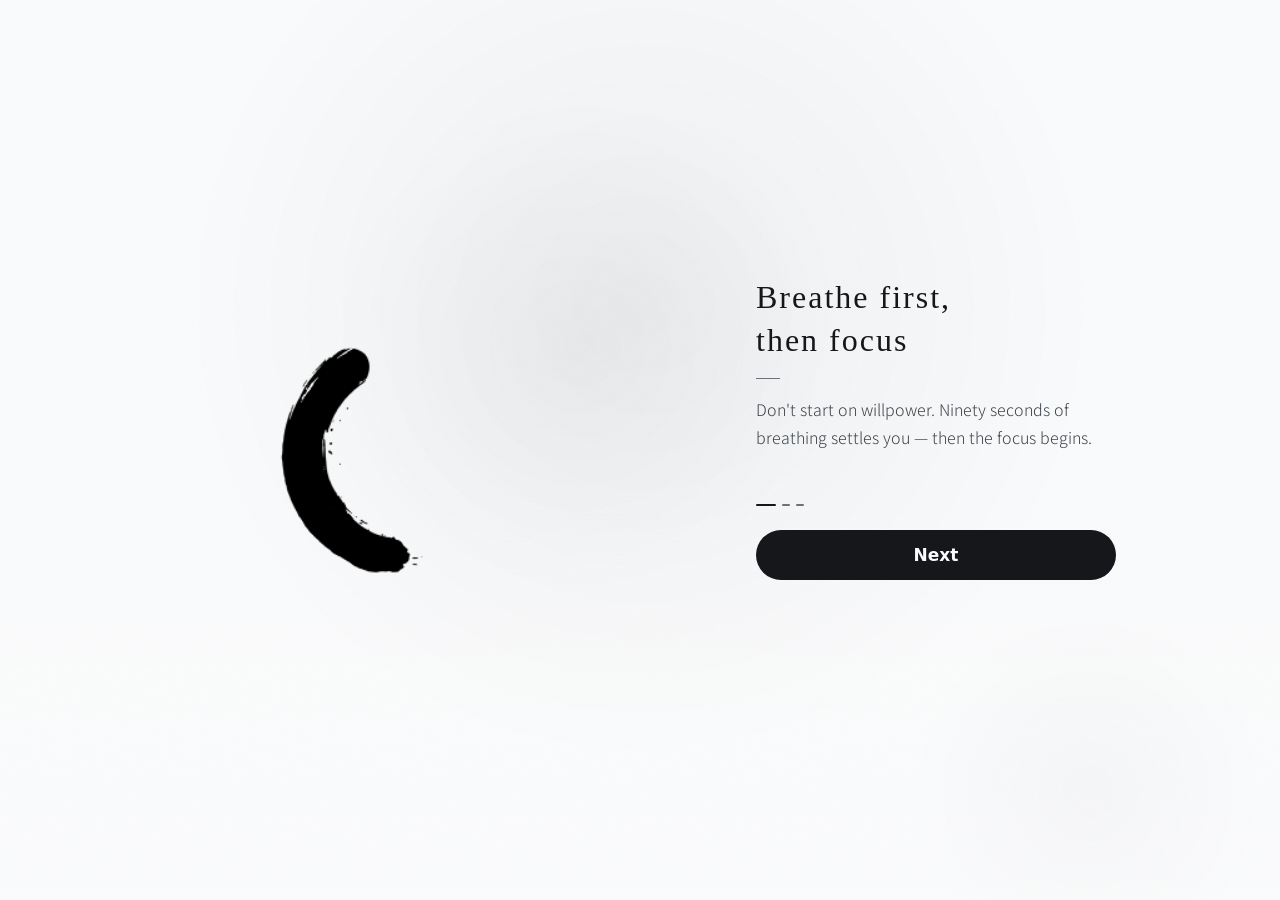
<file: index.html>
<!doctype html>
<html lang="ja">
  <head>
    <meta charset="UTF-8" />
    <meta name="viewport" content="width=device-width, initial-scale=1.0" />
    <meta name="theme-color" content="#050506" />
    <!-- アプリの顔（D85）— タブと予備画面とホーム追加のアイコン。正本は assets/appicon.png -->
    <link rel="icon" type="image/png" href="/icon-192.png" />
    <link rel="apple-touch-icon" href="/apple-touch-icon.png" />
    <link rel="manifest" href="/manifest.webmanifest" />
    <title>ZENnoMA</title>
    <style>
      /* スプラッシュ（D123）— JSを読み込むあいだ、白い画面を出さない。
         この時点ではまだ外観の設定を読めない（applyAppearance は main.tsx の中で動く）ので、
         端末の明暗にだけ従う。明るいときは paper、暗いときは sumi の地
         （既定の外観は「端末に合わせる」で、暗い端末では sumi が選ばれる — settings.ts）。
         消すのは main.tsx（React が最初の描画を終えたあと） */
      #splash {
        position: fixed;
        inset: 0;
        z-index: 100;
        display: flex;
        align-items: center;
        justify-content: center;
        background: #f7f4ee;
        transition: opacity 0.4s ease-out;
      }
      @media (prefers-color-scheme: dark) {
        #splash {
          background: #050506; /* sumi/dark の --bg。theme-color とも同じ値 */
        }
      }
      #splash img {
        width: 120px;
        height: 120px;
      }
      #splash.gone {
        opacity: 0;
        pointer-events: none;
      }
      @media (prefers-reduced-motion: reduce) {
        #splash {
          transition: none;
        }
      }
    </style>
    <script type="module" crossorigin src="/assets/index-5HcI_k6_.js"></script>
    <link rel="stylesheet" crossorigin href="/assets/index-Du0VGOkZ.css">
  </head>
  <body>
    <div id="splash">
      <!-- 円相は縮小版（240px・十数KB）。原画の2048pxは重く、遅い回線では
           JSのほうが先に着いて、スプラッシュが無地のまま消えていた（D124） -->
      <picture>
        <source media="(prefers-color-scheme: dark)" srcset="/enso-splash-ink.png" />
        <img src="/enso-splash-paper.png" alt="" />
      </picture>
    </div>
    <div id="root"></div>
  </body>
</html>
</file>
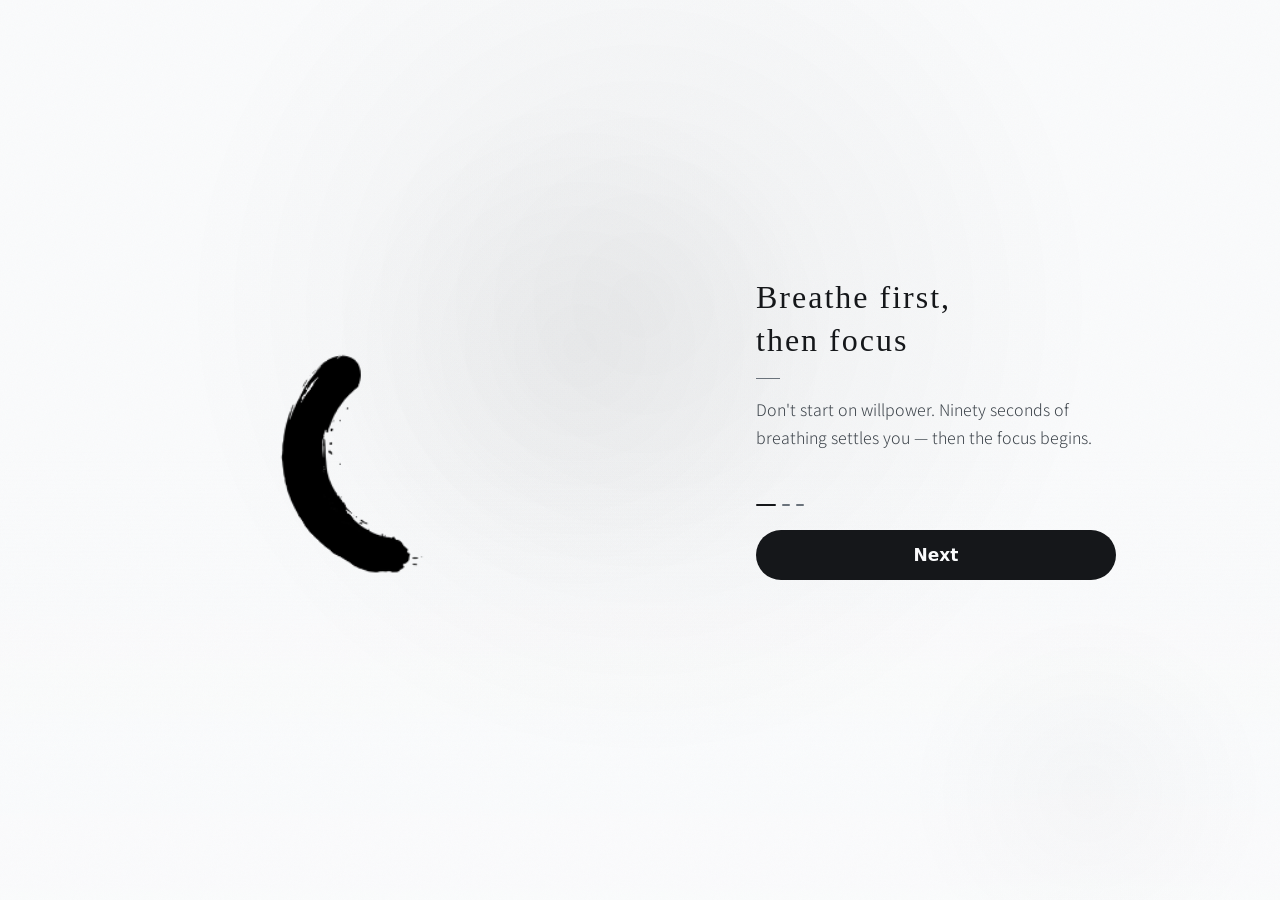
<file: reauth.html>
<!doctype html>
<html lang="ja">
  <head>
    <meta charset="utf-8" />
    <meta name="viewport" content="width=device-width, initial-scale=1" />
    <meta name="robots" content="noindex" />
    <title>ZENnoMA</title>
    <!-- 退会の前の本人の確認の戻り先（web/src/lib/reauth.ts）。Apple / Google がここへ戻し、URL の # の後ろに
         確認の印（id_token）を付けてくる。印をこのタブの sessionStorage に置いて、すぐアプリの最初へ戻る。
         印は URL の履歴に残さない（replace）。読み込みの間に一瞬見えるので、地の色だけはアプリの最初と同じにする -->
    <style>
      html, body { margin: 0; height: 100%; background: #f7f4ee; }
      @media (prefers-color-scheme: dark) { html, body { background: #050506; } }
    </style>
  </head>
  <body>
    <script>
      (function () {
        var params = new URLSearchParams(window.location.hash.slice(1));
        var pending = null;
        try {
          pending = JSON.parse(sessionStorage.getItem("zennoma.reauth.pending") || "null");
          sessionStorage.removeItem("zennoma.reauth.pending");
        } catch (e) {}
        var result = { at: Date.now() };
        // 出かけるときに置いた印と違えば（別の操作の戻り・作り物）受け取らない
        if (!pending || params.get("state") !== pending.state) result.error = "state";
        else if (params.get("error")) result.error = params.get("error");
        else if (!params.get("id_token")) result.error = "no_token";
        else {
          result.provider = pending.provider;
          result.idToken = params.get("id_token");
        }
        try {
          sessionStorage.setItem("zennoma.reauth.result", JSON.stringify(result));
        } catch (e) {}
        window.location.replace("/");
      })();
    </script>
  </body>
</html>
</file>
<file: assets/index-Du0VGOkZ.css>
.rt-sheet{position:fixed;top:0;right:0;bottom:0;left:0;z-index:10;background:var(--bg);overflow-y:auto}.rt-col{max-width:560px;margin:0 auto;padding:48px 32px calc(32px + env(safe-area-inset-bottom));display:flex;flex-direction:column}.rt-title{color:var(--ink2);padding-bottom:24px}.sheet-head{display:flex;align-items:center;justify-content:space-between;gap:12px;padding-bottom:24px}.sheet-head .rt-title{padding-bottom:0}.rt-row{display:flex;align-items:center;gap:12px;min-height:56px;width:100%;text-align:left}.rt-row-main{flex:1;min-width:0;display:flex;flex-direction:column;align-items:flex-start;gap:4px;padding:10px 0;text-align:left}.rt-name{color:var(--ink)}.rt-summary{color:var(--ink2)}.rt-dot{width:5px;height:5px;border-radius:50%;background:var(--accent);flex:none}.rt-edit{color:var(--ink3);min-height:44px;padding:0 4px;flex:none}.rt-hair{height:1px;background:var(--hair)}.rt-new{color:var(--ink2)}.rt-name-input{-webkit-appearance:none;-moz-appearance:none;appearance:none;width:100%;background:none;border:none;border-bottom:1px solid var(--hair);border-radius:0;padding:8px 0;margin-bottom:16px;color:var(--ink);caret-color:var(--accent);outline:none;font:inherit}.rt-name-input:focus{border-bottom-color:var(--ink2)}.rt-empty{color:var(--ink3);padding:16px 0}.rt-step{display:flex;align-items:center;gap:8px;min-height:52px;width:100%}select.rt-step-select{-moz-appearance:none;appearance:none;-webkit-appearance:none;border:none;background:none;font:inherit;font-weight:inherit;color:var(--ink);padding:10px 4px;cursor:pointer}select.rt-step-select option{color:var(--ink);background:var(--bg)}html[data-scheme=dark] select.rt-step-select{color-scheme:dark}.rt-step-length{color:var(--ink2)}.rt-step-tools{margin-left:auto;display:flex;align-items:center}.rt-step-btn{width:40px;min-height:44px;color:var(--ink3);font-size:15px}.rt-step-btn:disabled{opacity:.25;cursor:default}.rt-sounds{display:flex;flex-direction:column;padding-top:8px}.rt-sounds .sound-row{width:100%}.rt-actions{padding-top:32px}.rt-actions .capsule:disabled{opacity:.35;cursor:default}.rt-delete{color:#ff453ab3}.ritual-row{display:flex;align-items:center;justify-content:space-between;gap:12px;width:min(300px,100%);min-height:44px;text-align:left}.ritual-value{display:flex;align-items:center;gap:8px;color:var(--ink2)}.ritual-chevron{color:var(--ink3);flex:none}.ritual-chevron path{fill:none;stroke:currentColor;stroke-width:1;stroke-linecap:round;stroke-linejoin:round}.ritual-summary-line{color:var(--ink2);width:min(300px,100%);text-align:center}.mit-row{display:flex;align-items:center;gap:12px;width:min(300px,100%);min-height:44px;padding:0 16px;border:.5px solid var(--hair);border-radius:9999px;text-align:left}.mit-mark{color:var(--ink2);flex:none}.mit-value{flex:1;min-width:0;color:var(--ink);white-space:nowrap;overflow:hidden;text-overflow:ellipsis}.mit-value.empty{color:var(--ink3)}.mit-updown{color:var(--ink3);flex:none}.mit-updown path{fill:none;stroke:currentColor;stroke-width:1;stroke-linecap:round;stroke-linejoin:round}.mit-done{color:var(--ink3);text-decoration:line-through;text-decoration-color:var(--ink3)}.mit-sheet-empty{color:var(--ink3);padding:16px 0}.mit-sheet-plus{color:var(--ink3);font-size:15px;flex:none}.mit-sheet-input{flex:1;min-width:0;min-height:44px;padding:0;background:none;border:none;outline:none;font:inherit;color:var(--ink);caret-color:var(--accent)}.mit-sheet-input::placeholder{color:var(--ink3)}.now-plan-head{display:flex;align-items:baseline;justify-content:space-between;gap:12px;margin-bottom:8px}.now-plan-head .now-eyebrow{margin-bottom:0}.now-plan-empty{color:var(--ink3);min-height:36px;display:flex;align-items:center}.now-plan-editbtn{position:relative;display:flex;align-items:center;gap:6px;min-height:44px;padding:0 12px;font-family:var(--font-button);color:var(--ink2);isolation:isolate;align-self:center;transition:color .2s ease-in-out}.now-plan-editbtn:hover{color:var(--ink)}.now-plan-editbtn:before{content:"";position:absolute;top:0;right:0;bottom:0;left:0;margin:auto 0;height:32px;background:color-mix(in srgb,var(--surface) 72%,transparent);backdrop-filter:blur(10px);-webkit-backdrop-filter:blur(10px);border:1px solid var(--hair);border-radius:9999px;box-shadow:0 1px 3px color-mix(in srgb,var(--ink) 6%,transparent),inset 0 .5px color-mix(in srgb,var(--bg) 60%,transparent);pointer-events:none;z-index:-1;transition:background .2s ease-in-out}.now-plan-editbtn:active:before{background:color-mix(in srgb,var(--ink) 8%,var(--surface))}.plan-list{display:flex;flex-direction:column}.plan-rule{height:.5px;background:var(--hair);margin:8px 0}.plan-empty{color:var(--ink3);text-align:center;padding:24px 0}.plan-row{display:flex;align-items:center;gap:12px}.plan-row-main{flex:1;min-width:0;display:flex;align-items:center;gap:12px;min-height:44px;text-align:left;transition:opacity .15s ease-out}.plan-row-main:active{opacity:.55}.plan-row-time{width:44px;flex-shrink:0;color:var(--ink2);font-variant-numeric:tabular-nums}.plan-row-name{flex:1;min-width:0;color:var(--ink);overflow:hidden;text-overflow:ellipsis;white-space:nowrap}.plan-row-length{flex-shrink:0;color:var(--ink2)}.plan-entry-row{display:flex;align-items:center;flex-wrap:wrap;gap:4px 12px;min-height:44px}.plan-entry-label{color:var(--ink2);flex-shrink:0}.plan-time{-moz-appearance:none;appearance:none;-webkit-appearance:none;background:none;border:none;outline:none;color:var(--ink);font-variant-numeric:tabular-nums;padding:10px 16px 10px 8px}html[data-scheme=dark] .plan-time{color-scheme:dark}.plan-time-tilde{color:var(--ink3);padding:0 4px}.plan-title-choice{min-width:44px;min-height:44px;justify-content:flex-end}.plan-chips{display:flex;flex-wrap:wrap;justify-content:flex-end;gap:8px;margin-left:auto}.plan-chip{min-height:44px;padding:0 16px 0 calc(16px + var(--tracking));border-radius:9999px;border:.5px solid var(--hair);color:var(--ink2);transition:color .2s ease-in-out,border-color .2s ease-in-out,background-color .2s ease-in-out}.plan-chip.on{background:color-mix(in srgb,var(--ink) 8%,transparent);border-color:var(--ink2);color:var(--ink)}.plan-entry-choice{position:relative;display:flex;align-items:center;margin-left:auto;min-width:0;max-width:100%}.plan-entry-value{min-width:0;padding:10px 16px 10px 8px;color:var(--ink2);overflow:hidden;text-overflow:ellipsis;white-space:nowrap}.plan-entry-menu{position:relative}.plan-entry-cover{position:absolute;top:0;right:0;bottom:0;left:0;width:100%;height:100%;opacity:0;cursor:pointer}.plan-entry-choice .sound-preview{position:relative;z-index:1}.plan-entry-cover option{color:var(--ink);background:var(--bg)}html[data-scheme=dark] .plan-entry-cover{color-scheme:dark}.plan-entry-chevron{position:absolute;right:0;color:var(--ink3);pointer-events:none}.plan-entry-note{color:var(--ink2);padding-top:4px}.plan-entry-actions{margin-top:32px}.plan-head{display:flex;flex-direction:column;gap:12px;padding-bottom:24px}.plan-day-nav{display:flex;align-items:center;justify-content:center;gap:4px}.plan-day-arrow{display:grid;place-items:center;width:44px;min-height:44px;color:var(--ink3);transition:color .2s ease-in-out}.plan-day-nav .plan-day-arrow:before{width:40px;height:40px}.plan-day-arrow:hover{color:var(--ink)}.plan-day-title{min-width:160px;padding-bottom:0;white-space:nowrap;text-align:center}.now-plan-editbtn .t-label{margin-right:calc(-1 * var(--tracking))}.plan-swatches{margin-left:auto;max-width:220px;display:flex;flex-wrap:wrap;justify-content:flex-end}.plan-swatch{position:relative;width:44px;height:44px;display:flex;align-items:center;justify-content:center}.plan-swatch:before{content:"";width:20px;height:20px;border-radius:50%;background:var(--swatch)}.plan-swatch-sumi:before{background:color-mix(in srgb,var(--ink) 3%,var(--bg));border:.5px solid var(--hair)}.plan-swatch.on:after{content:"";position:absolute;width:28px;height:28px;border:1px solid var(--ink2);border-radius:50%}.plan-title-input{flex:1;min-width:0;min-height:44px;padding:0;background:none;border:none;outline:none;font:inherit;color:var(--ink);caret-color:var(--accent);text-align:right}.plan-note-row{flex-direction:column;align-items:stretch;gap:8px;padding:8px 0}.plan-note-row .plan-note-input{width:100%;min-height:88px;max-height:320px;padding:10px 12px;field-sizing:content;resize:vertical;background:none;border:.5px solid var(--hair);border-radius:8px;outline:none;color:var(--ink);caret-color:var(--accent);line-height:1.6;text-align:left}.plan-note-row .plan-note-input:focus{border-color:var(--ink3)}.plan-note-input::placeholder{color:var(--ink3)}.invite{position:fixed;top:72px;left:16px;right:16px;z-index:5;display:flex;justify-content:center;pointer-events:none}.invite-line{pointer-events:auto;display:flex;align-items:center;gap:2px;max-width:560px;min-height:44px;padding:0 4px 0 20px;border-radius:9999px;border:.5px solid var(--hair);background:color-mix(in srgb,var(--ink) 4%,var(--bg))}.invite-main{min-height:44px;min-width:0;color:var(--ink);text-align:left;transition:opacity .15s ease-out}.invite-main:active{opacity:.55}.invite-close{width:44px;min-height:44px;flex-shrink:0;color:var(--ink3);font-size:15px;transition:color .2s ease-in-out}.invite-close:hover{color:var(--ink)}@media(prefers-reduced-motion:reduce){.plan-row-main,.plan-chip,.now-plan-editbtn,.invite-main,.invite-close{transition:none}}.plan-preview{margin-top:24px}.plan-preview-label{display:block;color:var(--ink2);margin-bottom:12px}.plan-entry-body{padding-top:16px}.pv-slot{display:flex;flex-direction:column;align-items:center;gap:4px}.pv-button{display:flex;align-items:center;justify-content:center;gap:10px;width:min(300px,calc(100vw - 64px));height:48px;border-radius:4px;font-family:system-ui,sans-serif;font-size:16px;font-weight:500;letter-spacing:0;transition:opacity .15s ease-out}.pv-button:active{opacity:.8}.pv-button:disabled{opacity:.35;cursor:default}.pv-mark{height:20px;width:20px;object-fit:contain;flex:none}.pv-apple{background:var(--ink);color:var(--bg)}.pv-google{background:#fff;border:1px solid #747775;color:#1f1f1f}html[data-scheme=dark] .pv-google{background:#131314;border-color:#8e918f;color:#e3e3e3}.pv-note{color:var(--ink2)}.si-screen{position:fixed;top:0;right:0;bottom:0;left:0;overflow-y:auto;display:flex;align-items:center;justify-content:center;padding:32px 0}.si-col{display:flex;flex-direction:column;align-items:center;text-align:center;gap:24px;margin:auto 0;padding:0 32px;max-width:496px}.si-title{color:var(--ink)}.si-note{color:var(--ink2)}.si-buttons{display:flex;flex-direction:column;align-items:center;gap:12px}.si-failed{min-height:1.6em;margin-top:12px;color:var(--ink2)}.si-agree{margin:16px auto 0;max-width:300px;color:var(--ink2)}.si-agree a{color:var(--ink2)}.tl{position:relative;margin-top:8px;isolation:isolate}.tl-hour{position:absolute;left:0;right:0;display:flex;align-items:center;gap:8px;transform:translateY(-50%);pointer-events:none}.tl-hour-label{width:40px;flex:none;font-size:13px;color:var(--ink2);text-align:right;font-variant-numeric:tabular-nums}.tl-hour-rule{flex:1;height:.5px;background:var(--hair)}.tl-band{position:absolute;left:48px;right:0;display:flex;align-items:flex-start;justify-content:space-between;gap:8px;padding:3px 10px;border:.5px solid var(--hair);border-radius:8px;background:color-mix(in srgb,var(--ink) 3%,var(--bg));line-height:1.3;text-align:left}.tl-band-name{color:var(--ink);min-width:0;overflow:hidden;white-space:nowrap;text-overflow:ellipsis}.tl-band-time{color:var(--ink2);flex:none;font-variant-numeric:tabular-nums}.tl-band .tl-band-time{--tracking: 0px}.tl-band-head{display:flex;align-items:center;gap:4px;min-width:0}.tl-band-mark{flex:none;width:12px;height:12px;background-color:var(--ink);-webkit-mask-position:center;mask-position:center;-webkit-mask-size:contain;mask-size:contain;-webkit-mask-repeat:no-repeat;mask-repeat:no-repeat}.tl-band-mark.focus{-webkit-mask-image:url(/tab-focus-ink.png);mask-image:url(/tab-focus-ink.png)}.tl-band-mark.meditation{-webkit-mask-image:url(/tab-meditation-ink.png);mask-image:url(/tab-meditation-ink.png)}.tl-band-mark.event{-webkit-mask-image:url("data:image/svg+xml,%3Csvg xmlns='http://www.w3.org/2000/svg' viewBox='0 0 12 12'%3E%3Crect x='1.3' y='1.8' width='9.4' height='8.9' rx='2' fill='none' stroke='black' stroke-width='1.1'/%3E%3Cpath d='M1.3 4.6h9.4' stroke='black' stroke-width='1.6'/%3E%3C/svg%3E");mask-image:url("data:image/svg+xml,%3Csvg xmlns='http://www.w3.org/2000/svg' viewBox='0 0 12 12'%3E%3Crect x='1.3' y='1.8' width='9.4' height='8.9' rx='2' fill='none' stroke='black' stroke-width='1.1'/%3E%3Cpath d='M1.3 4.6h9.4' stroke='black' stroke-width='1.6'/%3E%3C/svg%3E")}.tl-band.tinted{background:var(--band-tint)}.tl-band.tinted .tl-band-name,.tl-band.tinted .tl-band-time{color:var(--band-tint-text)}.tl-band.tinted .tl-band-mark{background-color:var(--band-tint-text)}.tl-band.tinted.past{opacity:1;background:color-mix(in srgb,var(--ink) 3%,var(--bg));border-color:color-mix(in srgb,var(--band-tint) 55%,transparent)}.tl-band.tinted.past .tl-band-name,.tl-band.tinted.past .tl-band-time{color:var(--ink3)}.tl-band.tinted.past .tl-band-mark{background-color:var(--ink3)}.tl-band.past{opacity:.55}.tl-band-action{transition:opacity .15s ease-out}.tl-band-action:active{opacity:.55}.tl-band-action:before{content:"";position:absolute;left:0;right:0;top:min(0px,calc((100% - 44px)/2));bottom:min(0px,calc((100% - 44px)/2))}.tl-now{position:absolute;left:48px;right:0;height:2px;background:var(--accent);pointer-events:none}.tl-now-dot{position:absolute;left:-4px;top:-2.5px;width:7px;height:7px;border-radius:50%;background:var(--accent)}.tl-detail-scrim{position:fixed;top:0;right:0;bottom:0;left:0;z-index:10;display:flex;align-items:center;justify-content:center;padding:32px 16px;background:color-mix(in srgb,var(--bg) 60%,transparent)}.tl-detail{width:100%;max-width:360px;max-height:100%;display:flex;flex-direction:column;gap:8px;padding:24px;border-radius:16px;border:1px solid var(--hair);background:var(--surface);box-shadow:0 1px 3px color-mix(in srgb,var(--ink) 6%,transparent)}.tl-detail-head{display:flex;align-items:baseline;gap:12px}.tl-detail-dot{flex:none;width:12px;height:12px;border-radius:50%;background:var(--band-tint)}.tl-detail-dot.sumi{background:color-mix(in srgb,var(--ink) 3%,var(--bg));border:.5px solid var(--hair)}.tl-detail-title{min-width:0;color:var(--ink);overflow-wrap:anywhere}.tl-detail-time{padding-left:24px;color:var(--ink2);font-variant-numeric:tabular-nums}.tl-detail-note{margin-top:8px;min-height:0;overflow-y:auto;display:flex;flex-direction:column;gap:8px}.tl-detail-note-label{color:var(--ink2)}.tl-detail-note-text{color:var(--ink);line-height:1.6;white-space:pre-wrap;overflow-wrap:anywhere}.tl-detail-note-text.empty{color:var(--ink3)}.tl-detail-actions{margin-top:16px}@media(prefers-reduced-motion:reduce){.tl-band-action{transition:none}}.ob-screen{position:fixed;top:0;right:0;bottom:0;left:0;overflow-y:auto;display:flex}.ob-frame{flex:1;display:flex;flex-direction:column;width:100%;max-width:484px;min-height:100%;margin:0 auto;padding:max(24px,env(safe-area-inset-top)) 32px max(8px,env(safe-area-inset-bottom))}.ob-stage{flex:1 0 auto;min-height:300px;display:flex;align-items:center;justify-content:center}.ob-side{display:flex;flex-direction:column}.ob-words.paged{min-height:212px}.ob-text{display:flex;flex-direction:column;align-items:flex-start;gap:16px;text-align:left}.ob-title.t-hero{color:var(--ink);line-height:1.35;font-size:clamp(24px,calc((100vw - 64px)*.1 - 4px),32px)}.ob-title-line{display:block;white-space:nowrap}html[lang=en] .ob-title-line{white-space:normal}.ob-rule{display:block;width:24px;height:.5px;background:var(--ink3)}.ob-message{color:var(--ink2);line-height:1.75}.ob-controls{display:flex;flex-direction:column;gap:24px;padding-top:16px}.ob-side .capsule{max-width:none;width:100%}.ob-quiet,.ob-quiet-space{align-self:center;margin-top:-24px;min-height:44px;color:var(--ink2)}.ob-quiet-space{display:block;height:44px}.ob-marks{display:flex;gap:6px}.ob-mark{width:8px;height:2px;border-radius:1px;background:var(--ink3);transition:width .8s ease-in-out,background-color .8s ease-in-out}.ob-mark.current{width:20px;background:var(--ink)}.ob-lengths{display:flex;justify-content:space-between;gap:12px;margin-bottom:12px}.ob-length{flex:none;width:92px;height:92px;border-radius:50%;border:.5px solid var(--ink3);display:flex;flex-direction:column;align-items:center;justify-content:center;gap:2px;color:var(--ink);transition:opacity .15s ease-out,background-color .15s ease-out}.ob-length:active{opacity:.55}@media(hover:hover){.ob-length:hover{background:color-mix(in srgb,var(--ink) 6%,transparent)}}.ob-length:focus-visible{outline:1px solid var(--ink2);outline-offset:3px}.ob-length-value{font-family:Hiragino Mincho ProN,Yu Mincho,"Noto Serif JP",serif;font-size:32px;font-weight:300;line-height:1.1;font-variant-numeric:tabular-nums}.ob-length-unit{color:var(--ink2)}.ob-breath{position:relative;flex:none;display:flex;align-items:center;justify-content:center}.ob-breath .ob-enso{position:relative}.ob-breath.breathes .ob-enso{animation:ob-breathe 10s ease-in-out 2.8s infinite}.ob-ripple{position:absolute;width:calc(var(--ob-size) * .92);height:calc(var(--ob-size) * .92);border-radius:50%;border:.5px solid var(--ink3);opacity:0;animation:ob-ripple 10s linear 2.8s infinite;pointer-events:none}@keyframes ob-breathe{0%,to{transform:scale(1)}40%{transform:scale(1.025)}}@keyframes ob-ripple{0%,40%{transform:scale(1);opacity:0}40.1%{transform:scale(1);opacity:.9}to{transform:scale(1.32);opacity:0}}.ob-still{flex:none;animation:ob-bleed 1.6s ease-out both,ob-still-breath 9s ease-in-out 1.6s infinite alternate}@keyframes ob-bleed{0%{opacity:0;filter:blur(6px)}to{opacity:1;filter:blur(0)}}@keyframes ob-still-breath{0%{transform:scale(1)}to{transform:scale(1.012)}}.ob-day{position:relative;flex:none}.ob-day-tick{position:absolute;left:0;right:0;display:flex;align-items:center;gap:8px;transform:translateY(-50%)}.ob-day-time{flex:none;width:40px;text-align:right;font-size:13px;font-variant-numeric:tabular-nums;color:var(--ink2)}.ob-day-rule{flex:1;height:.5px;background:var(--hair)}.ob-day-band{position:absolute;left:48px;right:0;display:flex;align-items:center;padding:0 8px;border:.5px solid var(--hair);border-radius:6px;background:color-mix(in srgb,var(--ink) 6%,var(--bg));transform-origin:top;animation:ob-band-in .5s ease-out both}.ob-day-band.current{background:color-mix(in srgb,var(--ink) 14%,var(--bg))}.ob-day-band.tinted{background:var(--band-tint)}.ob-day-band.tinted .tl-band-mark{background-color:var(--band-tint-text)}.ob-day-now{position:absolute;left:44px;right:0;height:7px;animation:ob-fade .5s ease-out both}.ob-day-now:before{content:"";position:absolute;left:0;top:0;width:7px;height:7px;border-radius:50%;background:var(--accent)}.ob-day-now:after{content:"";position:absolute;left:3.5px;right:0;top:2.5px;height:2px;background:var(--accent)}@keyframes ob-band-in{0%{opacity:0;transform:scaleY(.01)}to{opacity:1;transform:scaleY(1)}}@keyframes ob-fade{0%{opacity:0}to{opacity:1}}@media(min-width:1024px){.ob-frame{max-width:1080px;flex-direction:row;align-items:center;gap:96px;padding:48px 64px}.ob-stage{flex:1 1 0;min-height:0;transform:scale(1.25)}.ob-side{flex:0 0 360px}}@media(prefers-reduced-motion:reduce){.ob-breath .ob-enso,.ob-still,.ob-day-band,.ob-day-now{animation:none}.ob-ripple{display:none}.ob-mark{transition:none}}.bk-note{color:var(--ink2);padding-bottom:24px}.bk-install{color:var(--ink2);padding:16px 0}.bk-list{display:flex;flex-direction:column}.bk-empty{color:var(--ink3);padding:16px 0}.bk-row{display:flex;align-items:center;gap:8px;min-height:52px;width:100%}.bk-domain{flex:1;min-width:0;color:var(--ink);overflow-wrap:anywhere}.bk-remove{width:40px;min-height:44px;color:var(--ink3);font-size:15px;flex:none}.bk-plus{color:var(--ink3);font-size:15px;flex:none}.bk-input{flex:1;min-width:0;min-height:44px;padding:0;background:none;border:none;outline:none;font:inherit;color:var(--ink);caret-color:var(--accent)}.bk-input::placeholder{color:var(--ink3)}.plan-head-actions{display:grid;grid-template-columns:1fr 1fr;gap:12px}.plan-head-actions .add-pill{justify-content:center;min-width:0;width:100%;padding:0 12px 0 5px}.plan-head-actions .add-pill-label{min-width:0;overflow:hidden;text-overflow:ellipsis;white-space:nowrap}.add-pill-mark.pt-call-mark:before{content:none}.pt-chevron{flex:none;color:var(--ink3)}.pt-head{display:flex;align-items:center;justify-content:space-between;gap:12px;min-height:68px;padding-bottom:24px;container-type:inline-size}.pt-head .rt-title{padding-bottom:0}@container (max-width: 319px){html[lang=en] .pt-head .add-pill{justify-content:center;width:40px;height:40px;margin:2px 0;padding:0}html[lang=en] .pt-head .add-pill-mark{width:30px;height:30px}html[lang=en] .pt-head .add-pill-label{display:none}}.pt-row-name{flex:1;min-width:0;color:var(--ink);overflow:hidden;text-overflow:ellipsis;white-space:nowrap}.pt-row-summary{flex:none;color:var(--ink2);white-space:nowrap;font-variant-numeric:tabular-nums}.pt-note{display:flex;align-items:center;min-height:44px;color:var(--ink3)}.pt-note-sub{color:var(--ink2)}.pt-name-input{flex:1;min-width:0;min-height:44px;padding:0;background:none;border:none;outline:none;font:inherit;color:var(--ink);caret-color:var(--accent)}.pt-name-input::placeholder{color:var(--ink3)}.pt-preview,.pt-layer{position:relative;z-index:0}.pt-preview{margin-top:8px}.pt-footer{position:sticky;bottom:0;z-index:1;display:flex;flex-direction:column;gap:12px;margin-top:24px;padding:16px 0 calc(16px + env(safe-area-inset-bottom))}.pt-footer:before{content:"";position:absolute;top:-24px;right:0;bottom:0;left:0;background:linear-gradient(to bottom,transparent,var(--bg) 24px);pointer-events:none;z-index:-1}.pt-footer .capsule:disabled{opacity:.35;cursor:default}.pt-day-has{color:var(--ink2)}.pt-single{display:flex;justify-content:center}.pt-delete{display:flex;justify-content:center;margin-top:32px}.pr-sheet{position:fixed;top:0;right:0;bottom:0;left:0;z-index:10;background:var(--bg);overflow-y:auto}.sheet-in{animation:sheet-in .25s ease-out both}@keyframes sheet-in{0%{opacity:0;transform:translateY(16px)}to{opacity:1;transform:none}}.pr-watermark{position:fixed;left:-220px;bottom:-400px;z-index:-1;opacity:.04;pointer-events:none}html[data-scheme=dark] .pr-watermark{opacity:.05}.pr-col{max-width:560px;margin:0 auto;padding:48px 32px calc(32px + env(safe-area-inset-bottom));display:flex;flex-direction:column;gap:32px}.pr-row{display:flex;align-items:center;gap:12px;min-height:44px;width:100%;text-align:left}.pr-label{color:var(--ink2);flex:0 0 auto;white-space:nowrap}.pr-value{margin-left:auto;min-width:0;text-align:right;color:var(--ink);overflow-wrap:anywhere}.pr-value.placeholder{color:var(--ink3)}.pr-ink{color:var(--ink)}.pr-ink2{color:var(--ink2)}.pr-destructive{color:#ff453ab3}.pr-hair{height:1px;background:var(--hair)}.pr-eyebrow{color:var(--ink2);text-transform:uppercase;padding-bottom:8px}html[lang=en] .pr-eyebrow{text-transform:none}.pr-chevron{flex:none}.pr-chevron path{fill:none;stroke:var(--ink3);stroke-width:1;stroke-linecap:round;stroke-linejoin:round}.pr-row .t-label+.pr-chevron{margin-left:auto}.pr-select-row{position:relative}.pr-select{position:absolute;top:0;right:0;bottom:0;left:0;width:100%;height:100%;opacity:0;cursor:pointer}.pr-select option{color:var(--ink);background:var(--bg)}html[data-scheme=dark] .pr-select{color-scheme:dark}.pr-name-input{flex:1;min-width:0;margin-left:auto;text-align:right;background:none;border:none;outline:none;color:var(--ink);caret-color:var(--accent);font:inherit}.pr-note{color:var(--ink2);padding-top:8px}.pr-cover{position:fixed;top:0;right:0;bottom:0;left:0;z-index:5;background:var(--bg);display:flex;flex-direction:column}.pr-picker-head{width:100%;max-width:560px;margin:0 auto;padding:48px 32px 0}.pr-picker-title,.pr-picker-note{color:var(--ink2);text-align:center;padding-bottom:16px}.pr-search{-webkit-appearance:none;-moz-appearance:none;appearance:none;width:100%;background:none;border:none;border-bottom:1px solid var(--hair);border-radius:0;padding:8px 0;color:var(--ink);caret-color:var(--accent);outline:none;font:inherit}.pr-search:focus{border-bottom-color:var(--ink2)}.pr-picker-list{flex:1;overflow-y:auto;width:100%;max-width:560px;margin:0 auto;padding:8px 32px calc(32px + env(safe-area-inset-bottom))}.pr-country{border-bottom:1px solid var(--hair)}.pr-dot{width:5px;height:5px;border-radius:50%;background:var(--accent);margin-left:auto;flex:none}.pr-scrim{position:fixed;top:0;right:0;bottom:0;left:0;z-index:10;display:flex;align-items:center;justify-content:center;padding:32px;background:color-mix(in srgb,var(--bg) 60%,transparent)}.pr-dialog{background:var(--bg);border:1px solid var(--hair);padding:24px;max-width:320px;display:flex;flex-direction:column;gap:12px}.pr-dialog-note{color:var(--ink2)}.pr-dialog-link{align-self:flex-start;min-height:44px;display:inline-flex;align-items:center;color:var(--ink2);text-underline-offset:3px}.pr-dialog-actions{display:flex;justify-content:flex-end;gap:24px;margin-top:8px}.tt-note{color:var(--ink2);padding-bottom:24px}.tt-chips{display:flex;flex-wrap:wrap;gap:8px;justify-content:center;padding-bottom:16px}.tt-chip{min-height:44px;padding:0 16px 0 calc(16px + var(--tracking));border-radius:9999px;border:.5px solid var(--hair);background:color-mix(in srgb,var(--ink) 3%,transparent);color:var(--ink2);transition:color .2s ease-in-out,background-color .2s ease-in-out}.tt-chip.current{background:color-mix(in srgb,var(--ink) 10%,transparent);box-shadow:inset 0 0 0 .5px var(--ink2);color:var(--ink)}.tt-days .tt-chip{min-width:44px;padding:0 10px 0 calc(10px + var(--tracking))}.tt-slots{display:flex;flex-direction:column}.tt-slot{display:flex;align-items:center;gap:8px;min-height:52px;width:100%}select.tt-select{-moz-appearance:none;appearance:none;-webkit-appearance:none;border:none;background:none;font:inherit;font-weight:inherit;color:var(--ink);padding:10px 4px;cursor:pointer}select.tt-select option{color:var(--ink);background:var(--bg)}html[data-scheme=dark] select.tt-select{color-scheme:dark}select.tt-select-action{flex:1;min-width:0;color:var(--ink2)}.tt-remove{width:40px;min-height:44px;color:var(--ink3);font-size:15px;flex:none}.tt-remove:disabled{opacity:.25;cursor:default}.tt-slots .rt-new:disabled{opacity:.25;cursor:default}@media(prefers-reduced-motion:reduce){.sheet-in{animation:none}.tt-chip{transition:none}}.pr-accent{display:flex;align-items:flex-start;gap:12px;width:100%}.pr-accent .pr-label{line-height:44px}.pr-sync{display:flex;align-items:baseline;gap:12px;padding-bottom:8px}.pr-sync-note{flex:1;min-width:0;color:var(--ink2)}.pr-sync-retry{flex:none;min-height:44px;color:var(--ink2)}.pr-sync-retry:disabled{opacity:.4}.pr-devices{display:flex;flex-direction:column;gap:8px;padding:12px 0}.pr-device{display:flex;align-items:baseline;gap:12px}.pr-device-slot{flex:none;min-width:56px;color:var(--ink2)}.pr-device-name{flex:1;min-width:0;color:var(--ink);overflow:hidden;text-overflow:ellipsis;white-space:nowrap}.pr-device-name.none{color:var(--ink3)}.pr-device-date,.pr-devices-note{color:var(--ink2)}.pr-link{justify-content:space-between;text-decoration:none;color:inherit}.pr-link-mark{flex:none;color:var(--ink3)}.dur-unit{font-size:.72em}.clock-plan{position:absolute;left:0;right:0;bottom:50%;transform:translateY(-26px);display:flex;justify-content:center;color:var(--ink2)}.med-wrap .clock-plan{transform:translateY(-21px)}.stage-task{color:var(--ink);max-width:calc(100% - 64px);overflow:hidden;display:-webkit-box;-webkit-box-orient:vertical;-webkit-line-clamp:2}@media(orientation:landscape)and (max-height:500px){.stage>.stage-top,.stage>.stage-bottom{top:50%;bottom:auto;transform:translateY(-50%);width:calc((100% - 300px)/2 - 24px)}.stage>.stage-top{left:max(16px,env(safe-area-inset-left));right:auto;align-items:flex-start}.stage>.stage-top .tc{text-align:left;padding-left:0}.stage>.stage-top .stage-task{max-width:100%;white-space:normal;display:-webkit-box;-webkit-line-clamp:2;-webkit-box-orient:vertical}.stage>.stage-bottom{right:max(16px,env(safe-area-inset-right));left:auto;align-items:flex-end}.stage>.stage-bottom .sound-row{width:100%}.stage>.stage-bottom select.sound-select{font-size:13px;padding-left:0}.stage>.stage-bottom .hold-end{max-width:100%}}.journey{position:relative;display:flex;flex-direction:column;gap:48px;padding:24px 32px 64px;max-width:560px;margin:0 auto}.journey>h1{text-align:center}.jn-section{display:flex;flex-direction:column;gap:16px}.jn-choice{position:relative;display:flex;width:100%;max-width:240px;margin:0 auto;border-radius:9999px;background:color-mix(in srgb,var(--ink) 3%,transparent);border:.5px solid var(--hair)}.jn-choice-mark{position:absolute;top:0;bottom:0;left:0;border-radius:9999px;background:color-mix(in srgb,var(--ink) 10%,transparent);box-shadow:inset 0 0 0 .5px var(--ink2);transition:transform .25s ease-in-out;pointer-events:none}.jn-choice-item{position:relative;flex:1;height:44px;font-size:15px;color:var(--ink2);transition:color .2s ease-in-out}.jn-choice-item.current{color:var(--ink)}.jn-chart{position:relative;display:flex;flex-direction:column;gap:8px}.jn-chart-glow{position:absolute;left:50%;top:50%;width:340px;height:340px;transform:translate(-50%,-50%);border-radius:50%;background:radial-gradient(closest-side,color-mix(in srgb,var(--ink) 4%,transparent),transparent);pointer-events:none}html[data-scheme=dark] .jn-chart-glow{background:radial-gradient(closest-side,color-mix(in srgb,var(--accent) 6%,transparent),transparent)}.jn-detail{position:relative;min-height:38px;display:flex;align-items:flex-end;justify-content:flex-end;text-align:right;text-wrap:balance;color:var(--ink2)}.jn-bars{position:relative;display:block}.jn-axis-text{font-size:13px;fill:var(--ink2)}.jn-bar-focus{fill:var(--ink);transition:fill-opacity .2s ease-in-out}.jn-bar-sit{fill:var(--accent)}.jn-hit{cursor:pointer;outline:none}.jn-hit:focus-visible{stroke:var(--ink3);stroke-width:1}.jn-watermark{position:fixed;left:-160px;bottom:-320px;z-index:-1;opacity:.04;pointer-events:none}html[data-scheme=dark] .jn-watermark{opacity:.05}.jn-in{animation:jn-in .8s ease-out both}@keyframes jn-in{0%{opacity:0;transform:translateY(8px)}to{opacity:1;transform:none}}.jn-fade{animation:jn-fade .25s ease-in-out both}@keyframes jn-fade{0%{opacity:0}to{opacity:1}}.sr-only{position:absolute;width:1px;height:1px;overflow:hidden;clip-path:inset(50%);white-space:nowrap}@media(prefers-reduced-motion:reduce){.jn-choice-mark,.jn-choice-item,.jn-bar-focus{transition:none}.jn-in,.jn-fade{animation:none;opacity:1;transform:none}}.jn-stats{display:grid;grid-template-columns:1fr;gap:12px}.jn-pair-row{display:flex;align-items:stretch;gap:16px;margin-top:12px}.jn-pair-cell{flex:1;min-width:0;display:flex;flex-direction:column;gap:4px}.jn-pair-caption{color:var(--ink2)}.jn-pair-rule{width:.5px;background:var(--hair)}.now-dateline{display:flex;align-items:baseline;gap:10px;padding:0 8px}.now-clock{color:var(--ink);line-height:1.1;font-variant-numeric:tabular-nums;flex:none}.now-date{color:var(--ink2);flex:0 1 auto;min-width:0;overflow:hidden;white-space:nowrap;text-overflow:ellipsis}.now-weekday{color:var(--ink2);flex:none}.now-top{display:flex}.now-topcard{flex:1;display:flex;flex-direction:column;gap:4px;min-width:0}.now-top-head{display:flex;align-items:baseline;gap:10px}.now-top-head .now-eyebrow{margin-bottom:0;flex:none}.now-action-title{color:var(--ink);min-width:0;overflow:hidden;white-space:nowrap;text-overflow:ellipsis}.now-top-head .now-chevron{position:static;margin-left:auto;flex:none}.pause-sheet{position:fixed;top:0;right:0;bottom:0;left:0;z-index:10;background:var(--bg)}.pause-done{position:relative;height:100%;display:flex;flex-direction:column;align-items:center;justify-content:center;gap:24px;padding:0 32px}.pause-plan{color:var(--ink)}.pause-done .action-row{width:100%}.now-dateline-row{position:relative;display:flex;align-items:center;justify-content:space-between;gap:8px}.now-dateline-measure{position:absolute;top:0;left:0;width:max-content;height:0;overflow:visible;visibility:hidden;pointer-events:none}.pause-entry.compact{justify-content:center;width:44px;padding:0}.pause-entry.compact:before{left:6px;right:6px}.now-dateline-row .now-dateline{min-width:0}.pause-entry{flex:none}.pause-entry-mark{width:14px;height:14px;background-color:currentColor;-webkit-mask:url(/enso-mark.png) center / contain no-repeat;mask:url(/enso-mark.png) center / contain no-repeat}.now-mit-eyebrow{margin-bottom:8px}.now-mit-empty{color:var(--ink3);min-height:36px;display:flex;align-items:center}.now-mit-rule{height:.5px;background:var(--hair);margin:8px 0}.now-mit-row{position:relative;display:flex;align-items:center;gap:12px;min-height:36px}.now-mit-done{width:44px;min-height:36px;display:flex;align-items:center;justify-content:center;flex-shrink:0}.now-mit-dot{width:22px;height:22px;border:1px solid var(--ink3);border-radius:50%;display:flex;align-items:center;justify-content:center}.now-mit-dot:after{content:"";width:12px;height:12px;border-radius:50%;background:var(--ink3);transform:scale(.01);opacity:0;transition:transform .3s cubic-bezier(.34,1.56,.64,1),opacity .2s ease-out}.now-mit-dot.done:after{transform:scale(1);opacity:1}.now-mit-title{flex:1;min-width:0;color:var(--ink);transition:color .25s ease-in-out}.now-mit-title.done{color:var(--ink3);text-decoration:line-through;text-decoration-color:var(--ink3)}.now-mit-tools{position:absolute;right:0;top:50%;transform:translateY(-50%);display:flex;gap:4px;padding-left:24px;background:linear-gradient(to right,transparent,var(--surface) 20px);opacity:0;pointer-events:none;transition:opacity .2s ease-in-out}.now-mit-row:hover .now-mit-tools,.now-mit-row:focus-within .now-mit-tools{opacity:1;pointer-events:auto}.now-mit-tool{min-height:36px;padding:0 6px;font-size:13px;letter-spacing:1px;color:var(--ink2);transition:color .2s ease-in-out}.now-mit-tool:hover{color:var(--ink)}.now-mit-plus{width:44px;text-align:center;color:var(--ink3);font-size:15px;flex-shrink:0}.now-mit-input{flex:1;min-width:0;min-height:36px;padding:0;background:none;border:none;outline:none;font:inherit;color:var(--ink);caret-color:var(--accent)}.now-mit-input::placeholder{color:var(--ink3)}@media(prefers-reduced-motion:reduce){.now-mit-dot:after,.now-mit-title,.now-mit-tools,.now-mit-tool{transition:none}}.plan-clear-all{display:block;margin:24px auto 0;padding:0 16px;color:#ff453ab3}.plan-clear-scrim{position:fixed;top:0;right:0;bottom:0;left:0;z-index:10;display:flex;align-items:center;justify-content:center;padding:32px;background:color-mix(in srgb,var(--bg) 60%,transparent)}.plan-clear-dialog{background:var(--bg);border:1px solid var(--hair);padding:24px;max-width:320px;display:flex;flex-direction:column;gap:12px}.plan-clear-note{color:var(--ink2)}.plan-clear-actions{display:flex;justify-content:flex-end;gap:24px;margin-top:8px}.plan-clear-destructive{color:#ff453ab3}.plan-clear-cancel{color:var(--ink2)}.now-teaching{position:relative;display:flex;flex-direction:column;gap:8px;width:100%;padding:16px 8px;border:none;background:none;color:inherit;font:inherit;text-align:left;cursor:pointer;-webkit-tap-highlight-color:transparent;transition:opacity .15s ease-out}.now-teaching:active{opacity:.55}.now-teaching:focus-visible{outline:1px solid var(--ink3);outline-offset:2px;border-radius:12px}.now-teaching-text{display:block;color:var(--ink);line-height:1.9}.now-teaching-rest{color:transparent}.now-teaching-bracket{font-feature-settings:"halt"}.now-teaching-source{display:block;color:var(--ink2);text-align:right;text-decoration:underline dotted var(--ink3);text-decoration-thickness:1px;text-underline-offset:4px;opacity:0;transition:opacity .8s ease-in-out}.now-teaching-source.visible{opacity:1}.now-teaching-glow{position:absolute;left:50%;top:50%;width:240px;height:240px;transform:translate(-50%,-50%);border-radius:50%;background:radial-gradient(closest-side,color-mix(in srgb,var(--ink) 5%,transparent),transparent);pointer-events:none}html[data-scheme=dark] .now-teaching-glow{background:radial-gradient(closest-side,color-mix(in srgb,var(--accent) 10%,transparent),transparent)}.tcard-layer{position:fixed;top:0;right:0;bottom:0;left:0;z-index:10;display:grid;place-items:center;padding:24px;overflow-y:auto;background:color-mix(in srgb,#000 12%,transparent);-webkit-backdrop-filter:blur(16px);backdrop-filter:blur(16px);animation:tcard-fade .25s ease-out both}html[data-scheme=dark] .tcard-layer{background:color-mix(in srgb,#000 35%,transparent)}.tcard-layer.closing{animation:tcard-out .25s ease-in both}.tcard{position:relative;overflow:hidden;display:flex;flex-direction:column;gap:16px;width:100%;max-width:480px;padding:32px;border-radius:24px;border:1px solid var(--hair);background:var(--surface);box-shadow:0 1px 3px color-mix(in srgb,var(--ink) 6%,transparent);animation:tcard-in .25s ease-out both}.tcard-layer.closing .tcard{animation:tcard-out .25s ease-in both}.tcard-watermark{position:absolute;top:-40px;right:-96px;width:220px;height:220px;opacity:.06;pointer-events:none}html[data-scheme=dark] .tcard-watermark{opacity:.07}html[data-scheme=dark] .tcard-watermark-paper,html[data-scheme=light] .tcard-watermark-ink{display:none}.tcard-eyebrow,.tcard-head,.tcard-rule,.tcard-meaning,.tcard-signature{position:relative;margin:0}.tcard-head{display:flex;flex-direction:column;gap:8px}.tcard-headline{margin:0;color:var(--ink);line-height:1.6}.tcard-headline.sentence{--tracking: 0px}.tcard-reading{margin:0;color:var(--ink2)}.tcard-rule{display:block;width:24px;height:1px;background:var(--ink3)}.tcard-meaning{color:var(--ink2);line-height:1.9}.tcard-signature{display:flex;justify-content:flex-end;align-items:center;gap:12px;padding-top:8px}.tcard-source{color:var(--ink2);text-align:right}.tcard-seal{flex:none;display:grid;place-items:center;width:26px;height:26px;border-radius:4px;background:var(--accent);color:var(--surface);font-family:Hiragino Mincho ProN,Yu Mincho,"Noto Serif JP",serif;font-size:16px;line-height:1;animation:tcard-seal .35s ease-out .35s both}@keyframes tcard-fade{0%{opacity:0}to{opacity:1}}@keyframes tcard-in{0%{opacity:0;transform:scale(.96)}to{opacity:1;transform:none}}@keyframes tcard-out{0%{opacity:1}to{opacity:0}}@keyframes tcard-seal{0%{opacity:0;transform:scale(1.25)}to{opacity:1;transform:none}}@media(min-width:1024px){.tcard-layer{left:var(--rail)}}@media(prefers-reduced-motion:reduce){.now-teaching,.now-teaching-source{transition:none}.tcard-layer,.tcard-layer.closing,.tcard,.tcard-layer.closing .tcard,.tcard-seal{animation:none}}.now{min-height:100%}.now-watermark{position:fixed;left:-200px;top:-160px;z-index:-1;opacity:.04;pointer-events:none}html[data-scheme=dark] .now-watermark{opacity:.05}.now-column{max-width:560px;margin:0 auto;padding:12px 32px 64px;display:flex;flex-direction:column;gap:24px}.now-tile-practice{grid-column:1 / -1}.now-grid{display:grid;grid-template-columns:1fr 1fr;gap:12px;--eyebrow-seat: calc(min(100vw, 624px)/2 - 103px) }.now-tile{min-width:0;position:relative;border-radius:16px;border:1px solid var(--hair);background:var(--surface);box-shadow:0 1px 3px color-mix(in srgb,var(--ink) 6%,transparent);padding:16px;overflow:hidden}.now-eyebrow{font-size:13px;letter-spacing:2px;text-transform:uppercase;color:var(--ink2);margin-bottom:4px}html[lang=en] .now-eyebrow{letter-spacing:1px;text-transform:none}.now-stat-head .now-eyebrow{min-width:0}html[lang=en] .now-stat-head .now-eyebrow{white-space:nowrap;letter-spacing:.08em;font-size:clamp(9px,calc(var(--eyebrow-seat) / 7.3),12px)}.now-tile-action,.now-tile-still{display:flex;flex-direction:column;align-items:stretch;text-align:left}.now-tile-action{transition:opacity .15s ease-out,transform .15s ease-out}.now-tile-action:active{opacity:.55;transform:scale(.985)}.now-action-text{display:flex;flex-direction:column;gap:4px}.now-action-text .now-eyebrow{margin-bottom:4px}.now-action-benefit{color:var(--ink2)}.now-chevron{color:var(--ink3);font-size:18px;line-height:1}.now-stat{display:flex;flex-direction:column;align-items:stretch;min-height:96px}.now-stat-head{display:flex;align-items:center;justify-content:space-between;gap:12px}.now-stat-head .now-eyebrow{margin-bottom:0}.now-stat-icon img{width:20px;height:20px;display:block}.now-stat-icon .now-stat-icon-ink{opacity:.55}.now-stat-icon .now-stat-icon-paper{display:none;opacity:.45}html[data-scheme=light] .now-stat-icon .now-stat-icon-ink{display:none}html[data-scheme=light] .now-stat-icon .now-stat-icon-paper{display:block}.now-stat-foot{margin-top:auto;display:flex;align-items:baseline;justify-content:space-between;gap:8px}.now-stat-detail{color:var(--ink2);white-space:nowrap;min-width:0;overflow:hidden;text-overflow:ellipsis}.now-stat-figure{padding-top:12px;font-family:Hiragino Mincho ProN,Yu Mincho,"Noto Serif JP",serif;font-size:min(22px,6vw);letter-spacing:2px;color:var(--ink);white-space:nowrap}.now-stat-figure.empty{color:var(--ink3)}.now-stat-figure .dur-unit{color:var(--ink2)}.sr-only{position:absolute;width:1px;height:1px;margin:-1px;padding:0;overflow:hidden;clip:rect(0 0 0 0);white-space:nowrap}@media(max-width:340px){.now-grid{grid-template-columns:1fr;--eyebrow-seat: calc(100vw - 129px) }.now-stat-figure{font-size:22px}}@media(prefers-reduced-motion:reduce){.now-tile-action{transition:none}}.practice{position:relative;display:flex;flex-direction:column;gap:48px;max-width:560px;margin:0 auto;padding:24px 32px 64px}.practice-watermark{position:fixed;left:-280px;bottom:-260px;width:600px;height:600px;opacity:.04;z-index:-1;pointer-events:none}html[data-scheme=dark] .practice-watermark{opacity:.05}.practice-header{display:flex;flex-direction:column;align-items:center;text-align:center;gap:8px}.eyebrow{font-size:13px;letter-spacing:2px;text-transform:uppercase;color:var(--ink2)}html[lang=en] .eyebrow{letter-spacing:1px;text-transform:none}.practice-world{display:flex;flex-direction:column;align-items:center;text-align:center;gap:16px}.globe-stage{position:relative;width:240px;height:240px}.globe-glow{position:absolute;left:50%;top:50%;width:min(340px,90vw);height:min(340px,90vw);transform:translate(-50%,-50%);border-radius:50%;background:radial-gradient(closest-side,color-mix(in srgb,var(--ink) 4%,transparent),transparent);pointer-events:none}html[data-scheme=dark] .globe-glow{background:radial-gradient(closest-side,color-mix(in srgb,var(--accent) 6%,transparent),transparent)}.globe-canvas{display:block;position:relative;width:240px;height:240px;touch-action:pan-y;user-select:none;-webkit-user-select:none;cursor:grab}.globe-canvas:active{cursor:grabbing}.practice-essentials{display:flex;flex-direction:column;align-items:flex-start;gap:8px}.pw-col{align-items:center;text-align:center;gap:24px}.pw-title{color:var(--ink);margin:0}.pw-lead{color:var(--ink2);margin:0;max-width:28em}.pw-block{display:flex;flex-direction:column;align-items:center;gap:16px;width:100%}.pw-plans{display:flex;flex-direction:column;gap:12px;width:min(320px,100%)}.pw-plan{display:flex;align-items:center;gap:12px;min-height:52px;padding:0 16px;border-radius:9999px;background:color-mix(in srgb,var(--ink) 8%,transparent);text-align:left}.pw-mark{flex:none;width:18px;height:18px;border-radius:50%;border:1px solid var(--ink3)}.pw-plan.selected .pw-mark{border-color:var(--accent);background:radial-gradient(circle,var(--accent) 0 45%,transparent 50%)}.pw-name{flex:1;color:var(--ink)}.pw-price{color:var(--ink2);font-variant-numeric:tabular-nums}.pw-plan.selected .pw-price{color:var(--ink)}.pw-plan:focus-visible{outline:1px solid var(--ink3);outline-offset:2px}.pw-notice{color:var(--ink2);margin:0}.pw-terms{display:flex;flex-direction:column;gap:8px;max-width:320px;color:var(--ink2)}.pw-terms p{margin:0}.pw-foot{display:flex;flex-direction:column;align-items:center;gap:12px;margin-top:16px}.pw-iphone{color:var(--ink2);margin:0;max-width:320px}.pw-legal{display:flex;gap:24px}.pw-link{min-height:44px;display:inline-flex;align-items:center;color:var(--ink2);text-decoration:none}.pw-link:disabled{opacity:.55}html[data-palette=sumi][data-scheme=light]{--bg: #141518;--surface: #1A1B1F;--ink: #EAECEE;--ink2: #B4BAC0;--ink3: #878E96;--accent: #C9A96A;--hair: #31353A}html[data-palette=sumi][data-scheme=dark]{--bg: #050506;--surface: #0B0C0E;--ink: #F4F5F6;--ink2: #C6CBD0;--ink3: #8C939B;--accent: #C9A96A;--hair: #32363B}html[data-palette=shiro][data-scheme=light],html[data-palette=shiro][data-scheme=dark]{--bg: #FAFBFC;--surface: #FFFFFF;--ink: #15171A;--ink2: #3C434A;--ink3: #6A727B;--accent: #C0402A;--hair: #E0E4E8}*{margin:0;padding:0;box-sizing:border-box}html,body,#root{height:100%}@font-face{font-family:Noto Sans JP;src:url(/fonts/NotoSansJP-Light.ttf) format("truetype");font-weight:300;font-style:normal;font-display:swap}:root{--font-button: "Hiragino Sans", "Noto Sans JP", "Yu Gothic", "Noto Sans CJK JP", sans-serif}body{background:var(--bg);color:var(--ink);font-family:Noto Sans JP,Hiragino Sans,Yu Gothic,Noto Sans CJK JP,sans-serif;font-weight:300;-webkit-font-smoothing:antialiased}.t-display,.t-hero,.t-title{font-family:Hiragino Mincho ProN,Yu Mincho,"Noto Serif JP",serif}button,input,select,textarea{font:inherit;font-weight:inherit;color:inherit}button{background:none;border:none;cursor:pointer}img{-webkit-user-drag:none;-webkit-user-select:none;user-select:none}.wordmark{position:relative;display:flex;align-items:center}.wordmark-img{height:48px;display:block}.wordmark-img-paper,html[data-scheme=light] .wordmark-img-ink{display:none}html[data-scheme=light] .wordmark-img-paper{display:block}.topbar{position:fixed;top:0;left:0;right:0;z-index:4;display:grid;grid-template-columns:44px minmax(0,1fr) 44px;align-items:center;justify-items:center;padding:calc(6px + env(safe-area-inset-top,0px)) 8px 14px}.topbar .wordmark{grid-column:2}.topbar:before{content:"";position:absolute;top:0;right:0;bottom:-12px;left:0;background:color-mix(in srgb,var(--bg) 60%,transparent);-webkit-backdrop-filter:blur(10px);backdrop-filter:blur(10px);-webkit-mask-image:linear-gradient(to bottom,#000 0%,#000 55%,transparent 100%);mask-image:linear-gradient(to bottom,#000 0%,#000 55%,transparent 100%);pointer-events:none}.topbar-person{position:relative;grid-column:3;width:44px;height:44px;display:flex;align-items:center;justify-content:center}.topbar-person svg{fill:none;stroke:var(--ink3);stroke-width:1;stroke-linecap:round}.t-display{--tracking: 0px;font-size:54px;letter-spacing:var(--tracking)}.t-hero{--tracking: 4px;font-size:32px;letter-spacing:var(--tracking);font-weight:300}.t-title{--tracking: 6px;font-size:22px;letter-spacing:var(--tracking);font-weight:300}.t-value{--tracking: 0px;font-size:19px;letter-spacing:var(--tracking)}.t-body{--tracking: 0px;font-size:16px;letter-spacing:var(--tracking)}.t-action{--tracking: 3px;font-size:15px;letter-spacing:var(--tracking);font-family:var(--font-button)}.t-label{--tracking: 2px;font-size:13px;letter-spacing:var(--tracking)}.t-caption{--tracking: 0px;font-size:13px;letter-spacing:var(--tracking)}.t-note{--tracking: 2px;font-size:13px;letter-spacing:var(--tracking)}html[lang=en] .t-hero{--tracking: 2px}html[lang=en] .t-title{--tracking: 3px}html[lang=en] .t-action{--tracking: 2px}html[lang=en] .t-label,html[lang=en] .t-note{--tracking: 1px}.tc{padding-left:var(--tracking, 0px)}.scene{animation:scene-in .8s ease-in-out both}@keyframes scene-in{0%{opacity:0}to{opacity:1}}.stage{position:relative;height:100%;display:flex;align-items:center;justify-content:center;overflow:hidden}.stage-top{position:absolute;top:48px;left:0;right:0;display:flex;flex-direction:column;align-items:center;gap:8px}.stage-bottom{position:absolute;bottom:48px;left:0;right:0;display:flex;flex-direction:column;align-items:center;gap:24px}.corner{position:fixed;top:8px;min-width:44px;min-height:44px;display:flex;align-items:center;justify-content:center;color:var(--ink3)}.corner-l{left:8px;font-size:22px;font-weight:300}.corner-r{right:8px}.corner-l,.plan-day-arrow{position:relative;color:var(--ink2)}.corner-l{position:fixed}.corner-l:before,.plan-day-arrow:before{content:"";position:absolute;top:0;right:0;bottom:0;left:0;margin:auto;width:36px;height:36px;border:.5px solid var(--ink3);border-radius:50%;pointer-events:none}.corner-l:active:before,.plan-day-arrow:active:before{background:color-mix(in srgb,var(--ink) 8%,transparent)}.quiet-button{min-width:44px;min-height:44px}.home{position:relative;min-height:100%;display:flex;flex-direction:column;align-items:center;justify-content:center;gap:24px;padding:24px 32px 32px}.home-hero{position:relative;width:240px;height:240px;display:flex;align-items:center;justify-content:center}.home-enso{animation:hero-breath 9s ease-in-out infinite alternate}@keyframes hero-breath{0%{transform:scale(1)}to{transform:scale(1.012)}}.home-hero-value{position:absolute;top:0;right:0;bottom:0;left:0;display:flex;flex-direction:column;align-items:center;justify-content:center;gap:4px}.home-stage,.home-panel{display:contents}.tab-layout{height:100%;display:flex;flex-direction:column}.tab-content{flex:1;min-height:0;overflow-y:auto;padding-top:calc(88px + env(safe-area-inset-top,0px))}.session-pane{min-height:100%;display:flex;flex-direction:column}.session-mode{flex:none;padding:8px 32px 0}.session-pane>.home{flex:1 0 auto;min-height:0}.tabbar{display:flex;border-top:1px solid var(--hair);padding-bottom:env(safe-area-inset-bottom)}.tabbar-item{flex:1;min-height:56px;display:flex;align-items:center;justify-content:center;font-size:13px;letter-spacing:2px;padding-left:2px;color:var(--ink2);transition:color .2s ease-in-out}.tabbar-item.current{color:var(--ink)}@media(max-width:480px){.tabbar-item{font-size:12px;letter-spacing:1px;padding-left:1px;white-space:nowrap}}.done-column{display:flex;flex-direction:column;align-items:center;gap:16px;padding:32px;text-align:center}.done-actions{margin-top:32px}.arrive{opacity:0;animation:arrive .8s ease-out forwards}@keyframes arrive{0%{opacity:0;transform:translateY(8px)}to{opacity:1;transform:none}}@media(prefers-reduced-motion:reduce){.scene,.home-enso{animation:none}.arrive{animation:none;opacity:1;transform:none}}.enso-stack{position:relative;display:flex;align-items:center;justify-content:center}.enso-glow{position:absolute;left:50%;top:50%;width:520px;height:520px;transform:translate(-50%,-50%);border-radius:50%;pointer-events:none}.enso-ripple{position:absolute;left:50%;top:50%;transform:translate(-50%,-50%);border:.5px solid var(--ink);border-radius:50%;pointer-events:none}.enso-center{position:absolute;top:0;right:0;bottom:0;left:0;display:flex;align-items:center;justify-content:center}.enso-guide{display:flex;flex-direction:column;align-items:center;gap:8px}.ring-wrap{position:relative}.clock{position:absolute;top:0;right:0;bottom:0;left:0;display:flex;align-items:center;justify-content:center;font-family:system-ui,sans-serif;font-size:44px;font-weight:200;font-variant-numeric:tabular-nums;color:var(--ink)}.hold-end{position:relative;width:220px;height:44px;border:1px solid var(--hair);border-radius:9999px;overflow:hidden;color:var(--ink2);touch-action:none;user-select:none;-webkit-user-select:none}.hold-end-fill{position:absolute;top:0;bottom:0;left:0;background:var(--ink);opacity:.12;pointer-events:none}.hold-end.released .hold-end-fill{transition:width .2s ease-in-out}.hold-end>.t-label{position:relative}.hold-begin{display:flex;flex-direction:column;align-items:center;gap:12px}.hold-begin-circle{position:relative;border-radius:50%;touch-action:none;user-select:none;-webkit-user-select:none;transition:transform .6s ease-out,opacity .6s ease-out}.hold-begin-dish{position:absolute;top:1px;right:1px;bottom:1px;left:1px;border:.5px solid var(--hair);border-radius:50%}.hold-begin-brush{position:absolute;top:0;right:0;bottom:0;left:0;transition:opacity .2s ease-in-out}.hold-begin-circle.lit{filter:drop-shadow(0 0 10px var(--accent))}.hold-begin-circle.burst{transform:scale(3.2);opacity:0}.minute-row{display:flex;flex-direction:column;gap:8px;width:min(300px,100%)}input[type=range].minute-slider{-webkit-appearance:none;-moz-appearance:none;appearance:none;width:100%;height:44px;background:transparent;cursor:pointer}.minute-slider::-webkit-slider-runnable-track{height:1px;background:var(--hair)}.minute-slider::-webkit-slider-thumb{-webkit-appearance:none;-moz-appearance:none;appearance:none;width:18px;height:18px;border-radius:50%;background:var(--bg);border:1px solid var(--ink2);margin-top:-8.5px}.minute-slider::-moz-range-track{height:1px;background:var(--hair)}.minute-slider::-moz-range-thumb{width:18px;height:18px;border-radius:50%;background:var(--bg);border:1px solid var(--ink2)}.sound-row{display:flex;align-items:center;justify-content:space-between;gap:12px;width:min(300px,100%);min-height:44px;flex-wrap:wrap}.sound-choice{position:relative;display:flex;align-items:center;margin-left:auto;min-width:0;max-width:100%}select.sound-select{-moz-appearance:none;appearance:none;-webkit-appearance:none;border:none;background:none;font:inherit;font-weight:inherit;color:var(--ink);text-align:right;padding:10px 16px 10px 8px;cursor:pointer;min-width:0;max-width:100%}select.sound-select option{color:var(--ink);background:var(--bg)}html[data-scheme=dark] select.sound-select{color-scheme:dark}.sound-chevron{position:absolute;right:0;color:var(--ink3);pointer-events:none}.sound-preview{min-width:36px;min-height:44px;color:var(--ink3);font-size:12px;flex:none}.capsule{position:relative;display:inline-flex;align-items:center;justify-content:center;gap:12px;min-width:132px;max-width:calc(100vw - 64px);min-height:52px;border-radius:9999px;font-size:15px;font-family:var(--font-button);--tracking: 3px;letter-spacing:var(--tracking);padding:8px 32px 8px calc(32px + var(--tracking));background:color-mix(in srgb,var(--ink) 92%,transparent);color:var(--bg);--drop: 0 7px 24px rgb(0 0 0 / .18);--drop-pressed: 0 1px 4px rgb(0 0 0 / .1);--rim: inset 0 .75px 0 rgb(255 255 255 / .28);box-shadow:var(--drop),var(--rim);transition:transform .26s cubic-bezier(.3,1.3,.5,1),box-shadow .26s ease-out,opacity .26s ease-out}html[lang=en] .capsule{--tracking: 2px}html[data-scheme=dark] .capsule{--drop: 0 7px 24px rgb(0 0 0 / .45);--drop-pressed: 0 1px 4px rgb(0 0 0 / .3)}.capsule:active:not(:disabled){transform:translateY(1px) scale(.965);box-shadow:var(--drop-pressed),var(--rim);opacity:.9}@media(hover:hover){.capsule:hover:not(:disabled):not(:active){transform:translateY(-1px)}}@media(prefers-reduced-motion:reduce){.capsule{transition:none}}.capsule:not(.outline){padding-right:12px}.capsule:not(.outline):after{content:"";order:2;flex:none;width:26px;height:26px;border-radius:50%;background:color-mix(in srgb,currentColor 14%,transparent)}.capsule:not(.outline):before{content:"";position:absolute;top:50%;right:12px;width:26px;height:26px;margin-top:-13px;background-color:currentColor;-webkit-mask:url("data:image/svg+xml,%3Csvg xmlns='http://www.w3.org/2000/svg' viewBox='0 0 12 12'%3E%3Cpath d='M1.5 6h9M6.5 2l4 4-4 4' fill='none' stroke='black' stroke-width='1.6' stroke-linecap='round' stroke-linejoin='round'/%3E%3C/svg%3E") center / 11px 11px no-repeat;mask:url("data:image/svg+xml,%3Csvg xmlns='http://www.w3.org/2000/svg' viewBox='0 0 12 12'%3E%3Cpath d='M1.5 6h9M6.5 2l4 4-4 4' fill='none' stroke='black' stroke-width='1.6' stroke-linecap='round' stroke-linejoin='round'/%3E%3C/svg%3E") center / 11px 11px no-repeat}.capsule.outline{background:color-mix(in srgb,var(--surface) 55%,transparent);backdrop-filter:blur(10px) saturate(1.4);-webkit-backdrop-filter:blur(10px) saturate(1.4);border:1px solid var(--hair);color:var(--ink);--drop: 0 4px 16px rgb(0 0 0 / .06);--drop-pressed: 0 1px 3px rgb(0 0 0 / .05);--rim: inset 0 .75px 0 rgb(255 255 255 / .45)}html[data-scheme=dark] .capsule.outline{--drop: 0 4px 16px rgb(0 0 0 / .25);--drop-pressed: 0 1px 3px rgb(0 0 0 / .2);--rim: inset 0 .75px 0 rgb(255 255 255 / .12)}.capsule{display:flex;width:100%;max-width:340px;min-width:0;min-height:50px;margin-inline:auto;padding:8px 24px 8px calc(24px + var(--tracking));background:var(--ink);box-shadow:none;transition:opacity .15s ease-out}.capsule:not(.outline){padding-right:24px}.capsule:not(.outline):after,.capsule:not(.outline):before{display:none}.capsule:active:not(:disabled){transform:none;box-shadow:none;opacity:.6}@media(hover:hover){.capsule:hover:not(:disabled):not(:active){transform:none}}.capsule.outline{background:color-mix(in srgb,var(--ink) 8%,transparent);backdrop-filter:none;-webkit-backdrop-filter:none;border:.5px solid var(--hair);box-shadow:none}html .hold-end{width:100%;max-width:340px;height:50px;background:color-mix(in srgb,var(--ink) 8%,transparent);border-width:.5px;color:var(--ink)}html .add-pill{background:color-mix(in srgb,var(--ink) 8%,transparent);backdrop-filter:none;-webkit-backdrop-filter:none;border-color:transparent;box-shadow:none;transition:opacity .15s ease-out}html .add-pill:active{transform:none;box-shadow:none;opacity:.6}html .mit-row,html .ritual-row{background:color-mix(in srgb,var(--ink) 8%,transparent);border:none;border-radius:9999px;padding:0 16px}html .now-plan-editbtn:before{background:color-mix(in srgb,var(--ink) 8%,transparent);backdrop-filter:none;-webkit-backdrop-filter:none;border-color:transparent;box-shadow:none}html .now-plan-editbtn:active:before{background:color-mix(in srgb,var(--ink) 14%,transparent)}html .capsule,html[lang] .capsule,html .hold-end>.t-label,html[lang] .hold-end>.t-label{--tracking: 0px;font-family:-apple-system,BlinkMacSystemFont,Hiragino Sans,Hiragino Kaku Gothic ProN,system-ui,sans-serif;font-size:17px;font-weight:600}html .add-pill-label,html[lang] .add-pill-label,html .now-plan-editbtn .t-label,html[lang] .now-plan-editbtn .t-label{--tracking: 0px;font-family:-apple-system,BlinkMacSystemFont,Hiragino Sans,Hiragino Kaku Gothic ProN,system-ui,sans-serif;font-size:15px;font-weight:600}.action-row,.plan-entry-actions,.done-actions,.rt-actions{display:flex;flex-direction:column;align-items:stretch;gap:12px;width:100%;max-width:340px;margin-inline:auto}.action-row>.capsule,.plan-entry-actions>.capsule,.done-actions>.capsule,.rt-actions>.capsule{width:100%}.add-pill{position:relative;flex:none;display:inline-flex;align-items:center;gap:7px;height:36px;margin:4px 0;padding:0 14px 0 5px;border-radius:9999px;font-family:var(--font-button);color:var(--ink);background:color-mix(in srgb,var(--surface) 55%,transparent);backdrop-filter:blur(10px) saturate(1.4);-webkit-backdrop-filter:blur(10px) saturate(1.4);border:1px solid var(--hair);--drop: 0 4px 16px rgb(0 0 0 / .06);--rim: inset 0 .75px 0 rgb(255 255 255 / .45);box-shadow:var(--drop),var(--rim);transition:transform .26s cubic-bezier(.3,1.3,.5,1),box-shadow .26s ease-out}html[data-scheme=dark] .add-pill{--drop: 0 4px 16px rgb(0 0 0 / .25);--rim: inset 0 .75px 0 rgb(255 255 255 / .12)}.add-pill:after{content:"";position:absolute;top:-4px;right:0;bottom:-4px;left:0}.add-pill:active{transform:translateY(1px) scale(.965);box-shadow:0 1px 3px #0000000d,var(--rim)}@media(prefers-reduced-motion:reduce){.add-pill{transition:none}}.add-pill-mark{position:relative;flex:none;display:grid;place-items:center;width:26px;height:26px;color:var(--ink)}.add-pill-mark:before{content:"";position:absolute;top:0;right:0;bottom:0;left:0;background-color:var(--accent);-webkit-mask:url(/enso-mark.png) center / contain no-repeat;mask:url(/enso-mark.png) center / contain no-repeat}.add-pill-mark svg{position:relative}.add-pill-label{margin-right:calc(-1 * var(--tracking))}.sheet-head{container-type:inline-size}@container (max-width: 379px){html[lang=en] .sheet-head .add-pill{justify-content:center;width:40px;height:40px;margin:2px 0;padding:0}html[lang=en] .sheet-head .add-pill-mark{width:30px;height:30px}html[lang=en] .sheet-head .add-pill-label{display:none}}.med-hero{position:relative;width:264px;height:264px}.med-hero>img{width:100%;height:100%;object-fit:contain}.med-hero-value{position:absolute;top:0;right:0;bottom:0;left:0;display:flex;flex-direction:column;align-items:center;justify-content:center;gap:4px;transform:translateY(6%)}.med-wrap{position:relative;display:flex;align-items:center;justify-content:center}.med-enso{opacity:.35;animation:med-appear 4s ease-in-out both}@keyframes med-appear{0%{opacity:0}to{opacity:.35}}.med-clock{position:absolute;top:0;right:0;bottom:0;left:0;display:flex;align-items:center;justify-content:center;font-family:system-ui,sans-serif;font-size:34px;font-weight:200;font-variant-numeric:tabular-nums;color:var(--ink2)}@media(prefers-reduced-motion:reduce){.hold-begin-circle,.hold-begin-brush,.hold-end.released .hold-end-fill{transition:none}.med-enso{animation:none}}.atmosphere{position:fixed;top:0;right:0;bottom:0;left:0;z-index:-1;overflow:hidden;pointer-events:none}.atmo-pool{position:absolute;border-radius:50%}.atmo-pool-a{width:500px;height:500px;left:calc(50% - 310px);top:calc(34% - 210px);background:radial-gradient(closest-side,var(--ink),transparent);opacity:.04;animation:atmo-drift-a 48s ease-in-out infinite alternate}.atmo-pool-b{width:360px;height:360px;left:calc(85% - 180px);top:calc(88% - 180px);background:radial-gradient(closest-side,var(--ink),transparent);opacity:.03;animation:atmo-drift-b 64s ease-in-out infinite alternate}html[data-scheme=dark] .atmo-pool-a{opacity:.05}html[data-scheme=dark] .atmo-pool-b{opacity:.04}@keyframes atmo-drift-a{0%{transform:translate(-40px,-24px)}to{transform:translate(40px,24px)}}@keyframes atmo-drift-b{0%{transform:translate(32px,-32px)}to{transform:translate(-32px,32px)}}.atmo-gold{display:none}html[data-scheme=dark] .atmo-gold{display:block;position:absolute;width:360px;height:360px;left:calc(50% + var(--gold-dx, 0%) - 180px);top:calc(24% + var(--gold-dy, 0%) - 180px);animation:atmo-gold-x 28s ease-in-out infinite alternate}.atmo-gold-core{width:100%;height:100%;border-radius:50%;background:radial-gradient(closest-side,var(--accent),transparent);opacity:.12;animation:atmo-gold-y 21s ease-in-out infinite alternate}@keyframes atmo-gold-x{0%{transform:translate(-120px)}to{transform:translate(120px)}}@keyframes atmo-gold-y{0%{transform:translateY(50px)}to{transform:translateY(-50px)}}.atmo-lift{position:absolute;top:0;right:0;bottom:0;left:0;background:radial-gradient(460px at 50% 34%,color-mix(in srgb,var(--ink) 5%,transparent),transparent)}html[data-scheme=dark] .atmo-lift{background:radial-gradient(460px at 50% 34%,color-mix(in srgb,var(--ink) 6%,transparent),transparent)}.atmo-grain{position:absolute;top:0;right:0;bottom:0;left:0;background-image:url("data:image/svg+xml,%3Csvg xmlns='http://www.w3.org/2000/svg' width='128' height='128'%3E%3Cfilter id='g'%3E%3CfeTurbulence type='fractalNoise' baseFrequency='0.9' numOctaves='2' stitchTiles='stitch'/%3E%3C/filter%3E%3Crect width='128' height='128' filter='url(%23g)'/%3E%3C/svg%3E");opacity:.03;mix-blend-mode:multiply}html[data-scheme=dark] .atmo-grain{opacity:.04;mix-blend-mode:plus-lighter}.atmo-sink{position:absolute;top:0;right:0;bottom:0;left:0;background:linear-gradient(to bottom,transparent 0%,transparent 50%,color-mix(in srgb,var(--bg) 40%,transparent) 100%)}html[data-scheme=dark] .atmo-sink{background:linear-gradient(to bottom,transparent 0%,transparent 50%,color-mix(in srgb,var(--bg) 60%,transparent) 100%)}.done-seal{position:relative}.done-seal-enso{opacity:.7;animation:done-seal-rise 1.36s ease-out .85s both}@keyframes done-seal-rise{0%{opacity:0}to{opacity:.7}}.done-sign{position:absolute;top:0;right:0;bottom:0;left:0;pointer-events:none}.done-drop{position:absolute;left:50%;top:50%;width:10px;height:10px;margin:-5px 0 0 -5px;border-radius:50%;background:var(--accent);animation:done-drop-fall .85s ease-in both,done-drop-melt .2s ease-out .85s forwards}@keyframes done-drop-fall{0%{transform:translateY(-260px)}to{transform:translateY(0)}}@keyframes done-drop-melt{to{opacity:0}}.done-ripple{position:absolute;left:50%;top:50%;transform:translate(-50%,-50%);border:.5px solid var(--ink);border-radius:50%;opacity:0;animation:done-ripple 1.36s ease-out both}.done-ripple-1{animation-delay:.85s}.done-ripple-2{animation-delay:1.19s}@keyframes done-ripple{0%{width:40px;height:40px;opacity:0}8%{opacity:.28}to{width:280px;height:280px;opacity:0}}.ink-in{animation:ink-in .8s ease-out both}@keyframes ink-in{0%{opacity:0;transform:translateY(8px);filter:blur(3px)}to{opacity:1;transform:none}}@media(prefers-reduced-motion:reduce){.atmo-pool,.atmo-gold,.atmo-gold-core,.done-seal-enso{animation:none}.ink-in{animation:none;opacity:1;transform:none;filter:none}}.rail-head,.rail-foot{display:none}@keyframes sheet-in-pc{0%{opacity:0;transform:translateY(16px)}to{opacity:1;transform:translate(0)}}@media(min-width:1024px){:root{--rail: 200px;--wide: 900px;--read: 496px}.tab-layout{flex-direction:row}.topbar{display:none}.rail{flex:none;width:var(--rail);min-height:0;overflow-y:auto;display:flex;flex-direction:column;padding:24px 0;border-right:1px solid var(--hair)}.rail-head{display:flex;flex:none;padding:0 24px;margin-bottom:32px}.rail-foot{display:flex;flex:none;margin-top:auto;padding:24px 12px 0}.tabbar{flex:none;flex-direction:column;border-top:none;padding-bottom:0}.tabbar-item{flex:none;min-height:56px;justify-content:flex-start;padding:0 24px;text-align:left;white-space:nowrap}.tab-content{min-width:0;padding-top:92px}.invite{top:24px;left:calc(var(--rail) + 16px)}#root:has(>.tab-layout)>.atmosphere{left:var(--rail)}.session-pane{--hero: clamp(300px, min(32vw, 56vh), 460px);display:grid;grid-template-columns:minmax(0,1fr) 340px;grid-template-rows:auto minmax(520px,auto);grid-template-areas:"stage mode" "stage panel";column-gap:clamp(48px,6vw,112px);row-gap:40px;align-content:center;width:100%;max-width:1080px;margin:0 auto;padding:0 48px 48px}.session-pane>.home{display:contents}.session-pane .home>h1{display:none}.session-mode{grid-area:mode;padding:0}.session-mode .jn-choice{max-width:none}.session-pane .home-stage{grid-area:stage;display:flex;align-items:center;justify-content:center}.session-pane .home-panel{grid-area:panel;display:flex;flex-direction:column;gap:16px}.session-pane .home-panel>*{width:100%}.session-pane .home-today{text-align:center}.session-pane .home-begin{width:auto;align-self:center;margin-top:auto;padding-top:32px}.session-pane .home-hero,.session-pane .med-hero{width:var(--hero);height:var(--hero)}.session-pane .home-enso{width:100%;height:100%}.session-pane :is(.home-hero-value,.med-hero-value) .t-display{font-size:calc(var(--hero) * .22)}.session-pane :is(.home-hero-value,.med-hero-value) .t-note{font-size:14px}.journey{max-width:var(--wide)}.jn-stats{width:100%;max-width:var(--read);margin:0 auto}.jn-chart-glow{width:100%}.practice{--globe: clamp(300px, min(32vw, 56vh), 440px);display:grid;grid-template-columns:minmax(0,1fr) 340px;grid-template-rows:1fr auto auto auto 1fr;grid-template-areas:"globe ." "globe header" "globe caption" "globe essentials" "globe .";column-gap:clamp(48px,6vw,112px);row-gap:16px;max-width:1080px;min-height:100%;padding:0 48px 48px}.practice-header{grid-area:header;align-items:flex-start;text-align:left}.practice-header .tc{padding-left:0}.practice-world{display:contents}.practice-world>p{grid-area:caption;text-align:left}.practice-essentials{grid-area:essentials;padding-top:32px}.globe-stage{grid-area:globe;align-self:center;justify-self:center;animation:arrive .8s ease-out .05s both}.globe-stage,.globe-canvas{width:var(--globe);height:var(--globe)}.globe-glow{width:calc(var(--globe) * 1.42);height:calc(var(--globe) * 1.42)}.now-watermark{transform:scale(1.4);transform-origin:top left}.jn-watermark,.practice-watermark{transform:scale(1.4);transform-origin:bottom left}.now-watermark,.jn-watermark,.practice-watermark{opacity:.02}html[data-scheme=dark] :is(.now-watermark,.jn-watermark,.practice-watermark){opacity:.025}.rail-foot .topbar-person.current svg{stroke:var(--ink)}.pr-sheet,.pr-cover,.pr-scrim,.rt-sheet,.tl-detail-scrim,.plan-clear-scrim{left:var(--rail)}:is(.pr-sheet,.pr-cover,.pr-scrim,.rt-sheet) :is(.pr-sheet,.pr-cover,.pr-scrim,.rt-sheet){left:0}.pr-sheet,.pr-cover,.rt-sheet{transform:translate(0)}.pr-sheet.sheet-in,.pr-cover.sheet-in,.rt-sheet.sheet-in{animation-name:sheet-in-pc}@media(prefers-reduced-motion:reduce){.pr-sheet.sheet-in,.pr-cover.sheet-in,.rt-sheet.sheet-in{animation-name:none}.globe-stage{animation:none}}.pr-sheet,.rt-sheet{overflow:hidden}.pr-col,.rt-col{max-width:none;height:100%;overflow-y:auto;padding-left:max(32px,calc((100% - 560px)/2));padding-right:max(32px,calc((100% - 560px)/2))}}@media(min-width:1300px){.now-column{max-width:1100px;display:grid;grid-template-columns:minmax(0,1fr) minmax(0,1fr);grid-template-areas:"words words" "date  date" "top   plan" "mit   plan";grid-template-rows:auto auto auto 1fr;align-content:start;align-items:start;column-gap:24px}.now-words{grid-area:words;width:100%;max-width:var(--read);justify-self:start}.now-dateline{grid-area:date;width:100%;max-width:var(--read);justify-self:start}.now-top{grid-area:top}.now-span-mit{grid-area:mit}.now-span-plan{grid-area:plan}.jn-stats{grid-template-columns:repeat(3,1fr);max-width:none}.jn-stats .now-tile-practice{grid-column:auto}}
</file>
